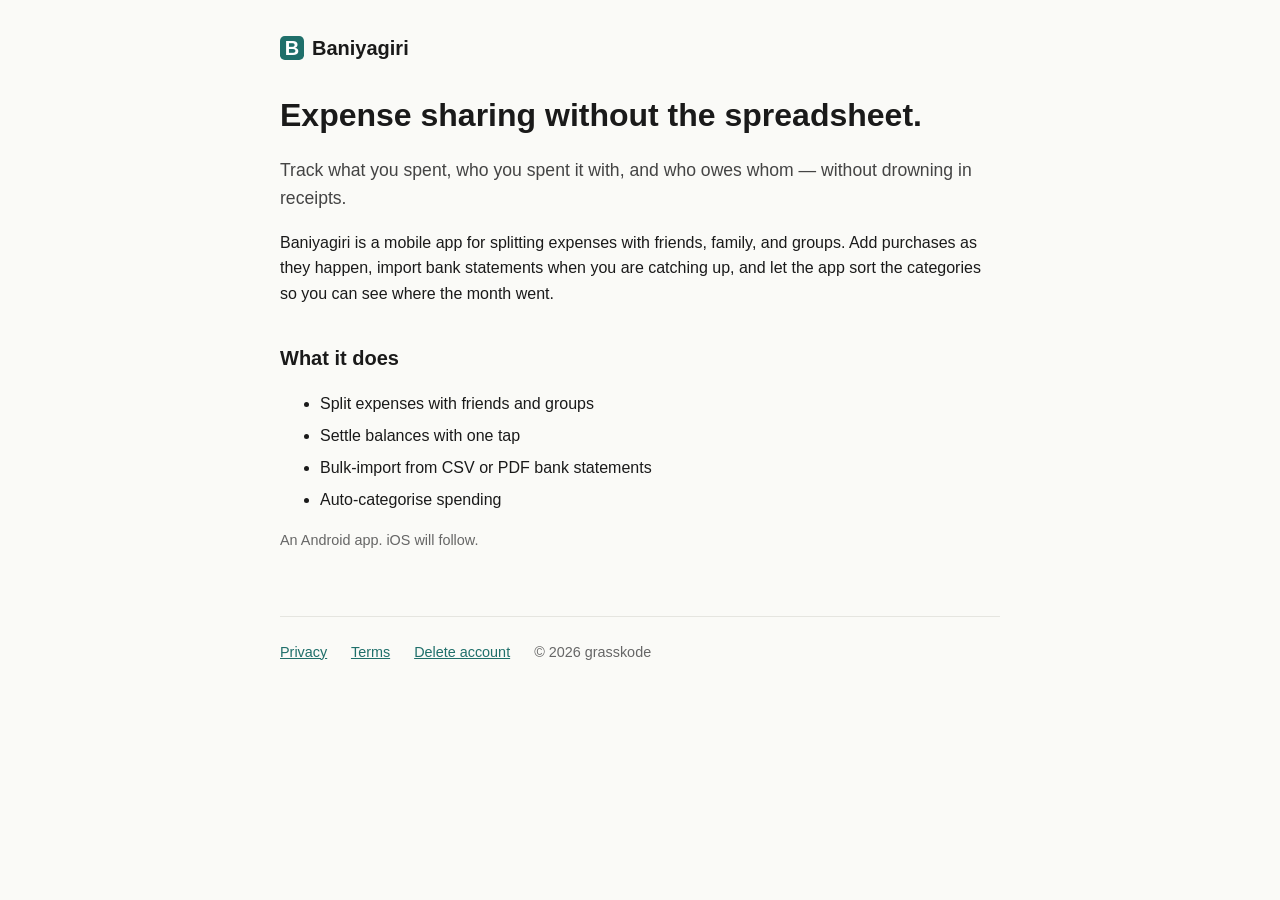
<file: index.html>
<!doctype html>
<html lang="en">
<head>
  <meta charset="utf-8">
  <meta name="viewport" content="width=device-width, initial-scale=1">
  <title>Baniyagiri — Expense sharing without the spreadsheet</title>
  <meta name="description" content="Track shared expenses with friends, settle up cleanly, and let the app categorise your spending.">
  <link rel="stylesheet" href="style.css">
</head>
<body>
  <header>
    <a class="brand" href="/"><span class="brand-mark">B</span>Baniyagiri</a>
  </header>
  <main>
    <h1>Expense sharing without the spreadsheet.</h1>
    <p class="lead">
      Track what you spent, who you spent it with, and who owes whom — without drowning in receipts.
    </p>
    <p>
      Baniyagiri is a mobile app for splitting expenses with friends, family, and groups.
      Add purchases as they happen, import bank statements when you are catching up, and
      let the app sort the categories so you can see where the month went.
    </p>
    <h2>What it does</h2>
    <ul>
      <li>Split expenses with friends and groups</li>
      <li>Settle balances with one tap</li>
      <li>Bulk-import from CSV or PDF bank statements</li>
      <li>Auto-categorise spending</li>
    </ul>
    <p class="muted">An Android app. iOS will follow.</p>
  </main>
  <footer>
    <a href="/privacy.html">Privacy</a>
    <a href="/terms.html">Terms</a>
    <a href="/account-deletion.html">Delete account</a>
    <span class="muted">© 2026 grasskode</span>
  </footer>
</body>
</html>
</file>
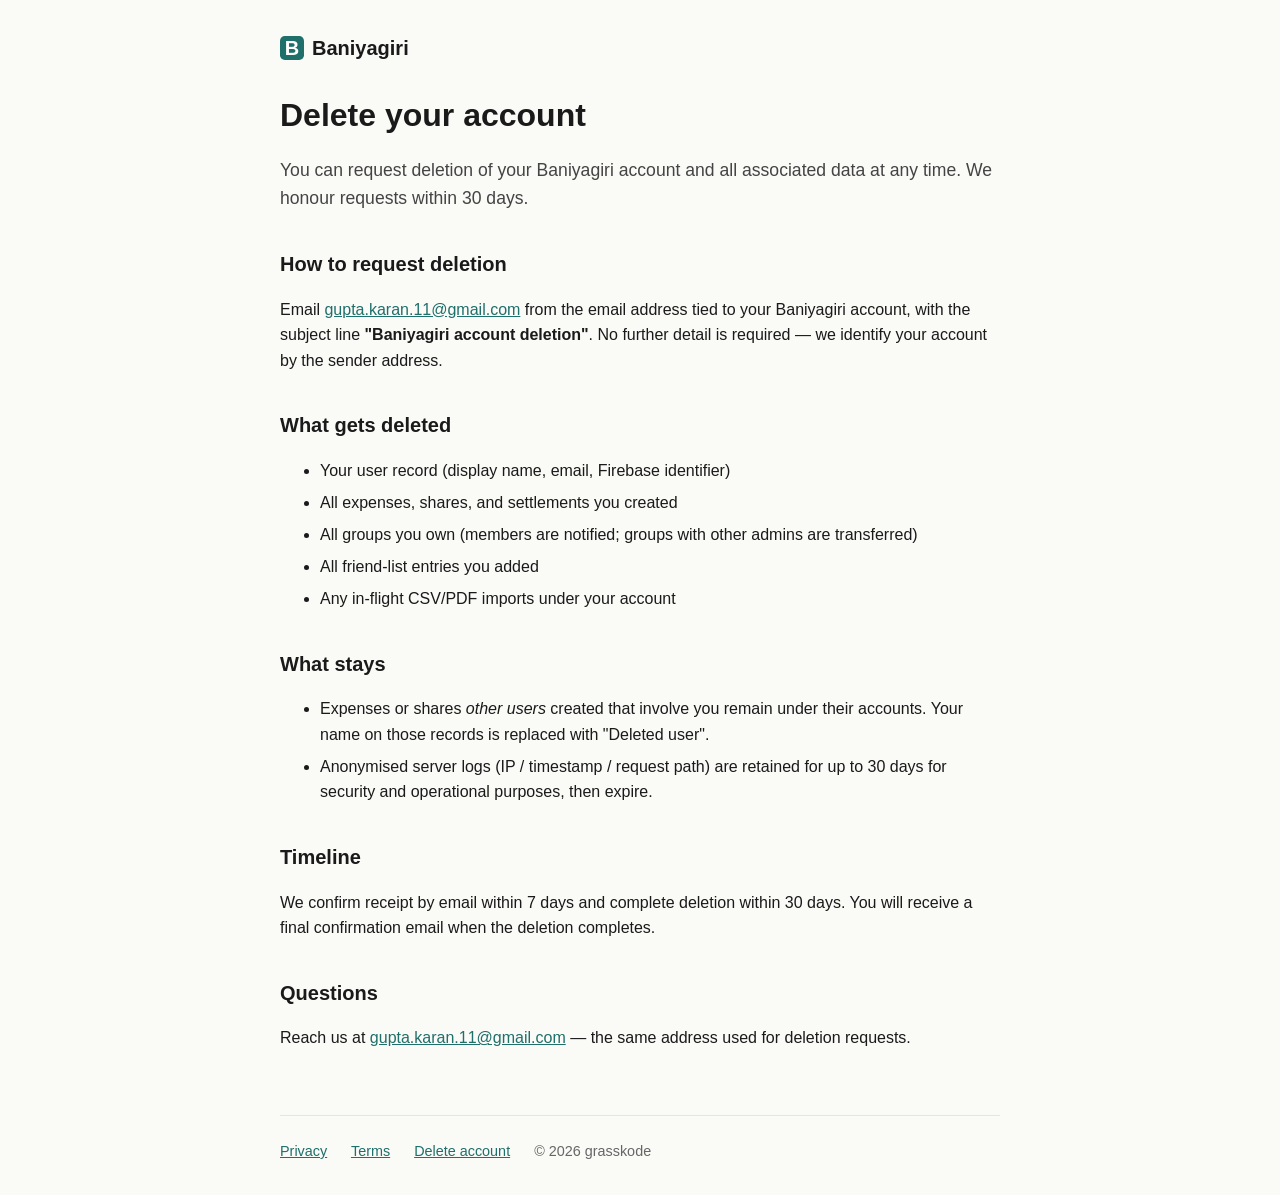
<file: account-deletion.html>
<!doctype html>
<html lang="en">
<head>
  <meta charset="utf-8">
  <meta name="viewport" content="width=device-width, initial-scale=1">
  <title>Account Deletion — Baniyagiri</title>
  <link rel="stylesheet" href="style.css">
</head>
<body>
  <header>
    <a class="brand" href="/"><span class="brand-mark">B</span>Baniyagiri</a>
  </header>
  <main>
    <h1>Delete your account</h1>
    <p class="lead">
      You can request deletion of your Baniyagiri account and all associated
      data at any time. We honour requests within 30 days.
    </p>

    <h2>How to request deletion</h2>
    <p>
      Email <a href="mailto:gupta.karan.11@gmail.com?subject=Baniyagiri%20account%20deletion">gupta.karan.11@gmail.com</a>
      from the email address tied to your Baniyagiri account, with the
      subject line <strong>"Baniyagiri account deletion"</strong>.
      No further detail is required &mdash; we identify your account by
      the sender address.
    </p>

    <h2>What gets deleted</h2>
    <ul>
      <li>Your user record (display name, email, Firebase identifier)</li>
      <li>All expenses, shares, and settlements you created</li>
      <li>All groups you own (members are notified; groups with other
        admins are transferred)</li>
      <li>All friend-list entries you added</li>
      <li>Any in-flight CSV/PDF imports under your account</li>
    </ul>

    <h2>What stays</h2>
    <ul>
      <li>Expenses or shares <em>other users</em> created that involve
        you remain under their accounts. Your name on those records is
        replaced with "Deleted user".</li>
      <li>Anonymised server logs (IP / timestamp / request path) are
        retained for up to 30 days for security and operational purposes,
        then expire.</li>
    </ul>

    <h2>Timeline</h2>
    <p>
      We confirm receipt by email within 7 days and complete deletion
      within 30 days. You will receive a final confirmation email when
      the deletion completes.
    </p>

    <h2>Questions</h2>
    <p>
      Reach us at
      <a href="mailto:gupta.karan.11@gmail.com">gupta.karan.11@gmail.com</a>
      &mdash; the same address used for deletion requests.
    </p>
  </main>
  <footer>
    <a href="/privacy.html">Privacy</a>
    <a href="/terms.html">Terms</a>
    <a href="/account-deletion.html">Delete account</a>
    <span class="muted">© 2026 grasskode</span>
  </footer>
</body>
</html>
</file>
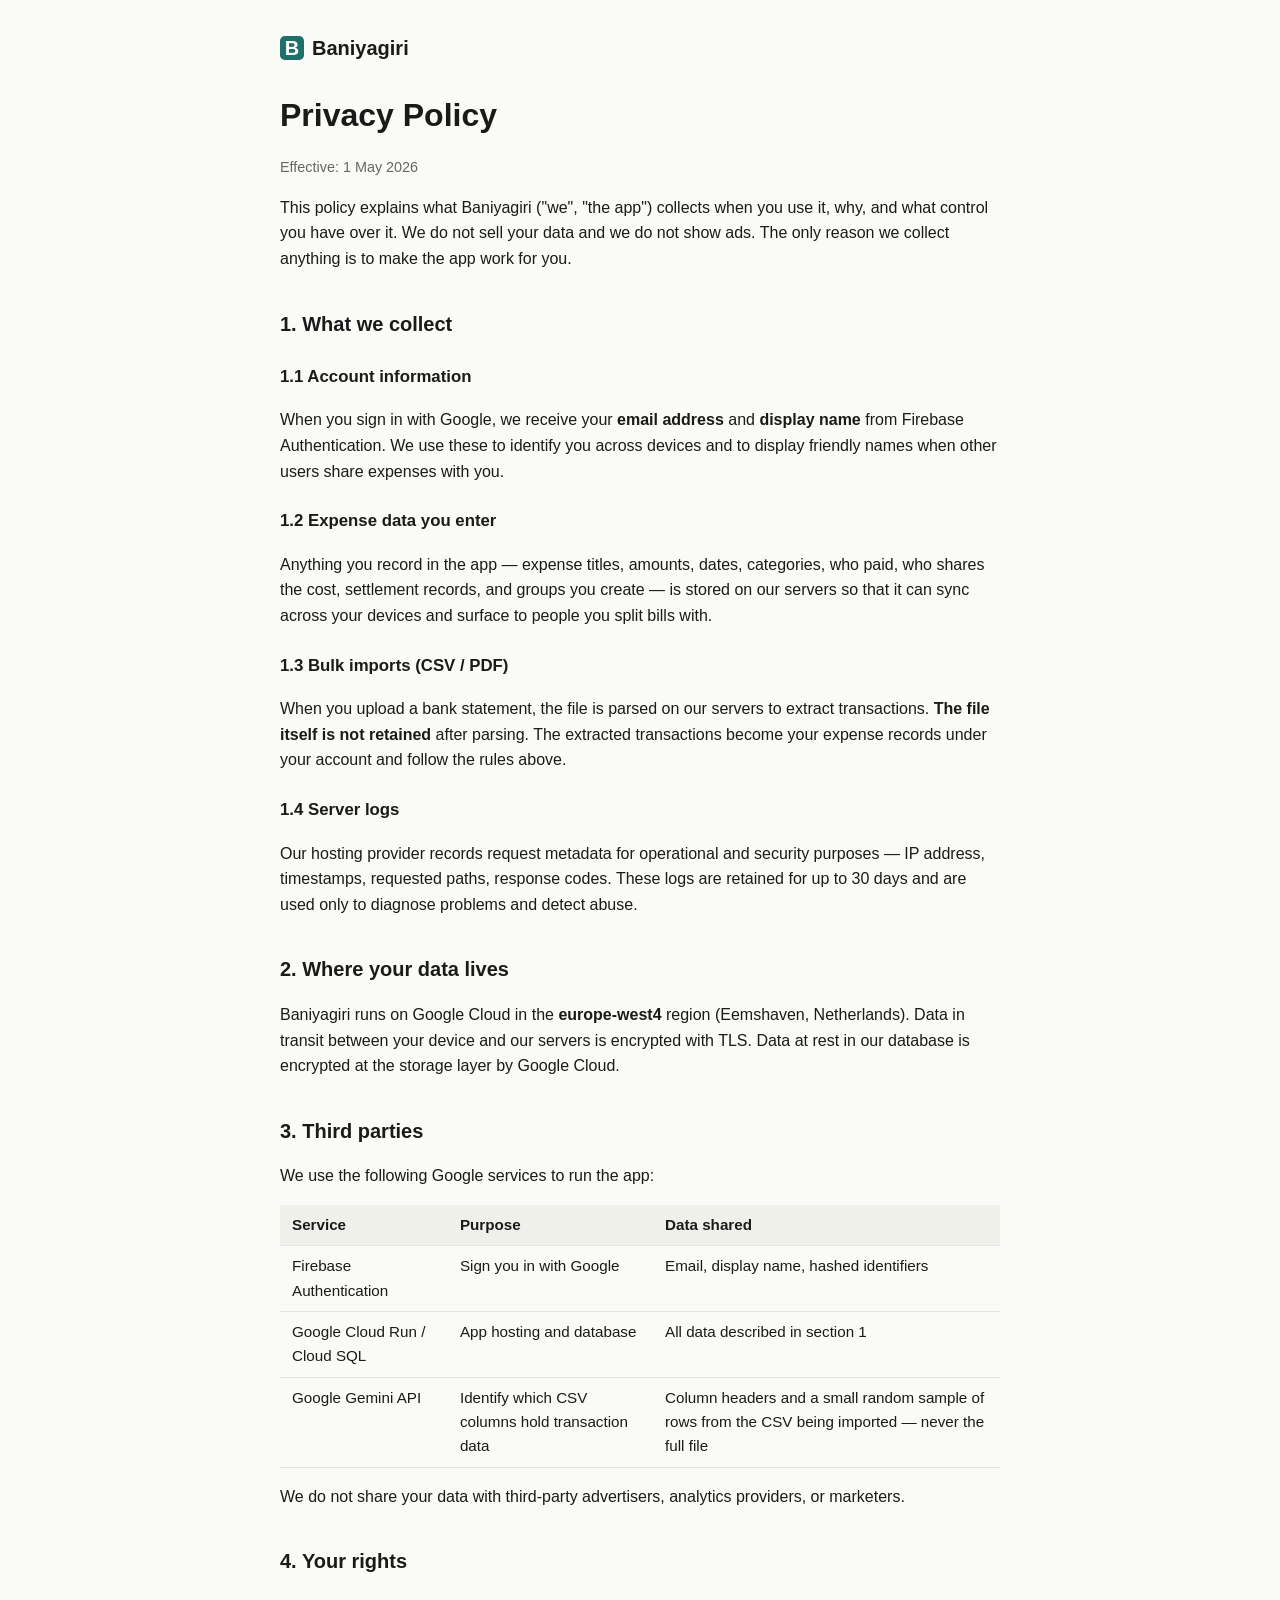
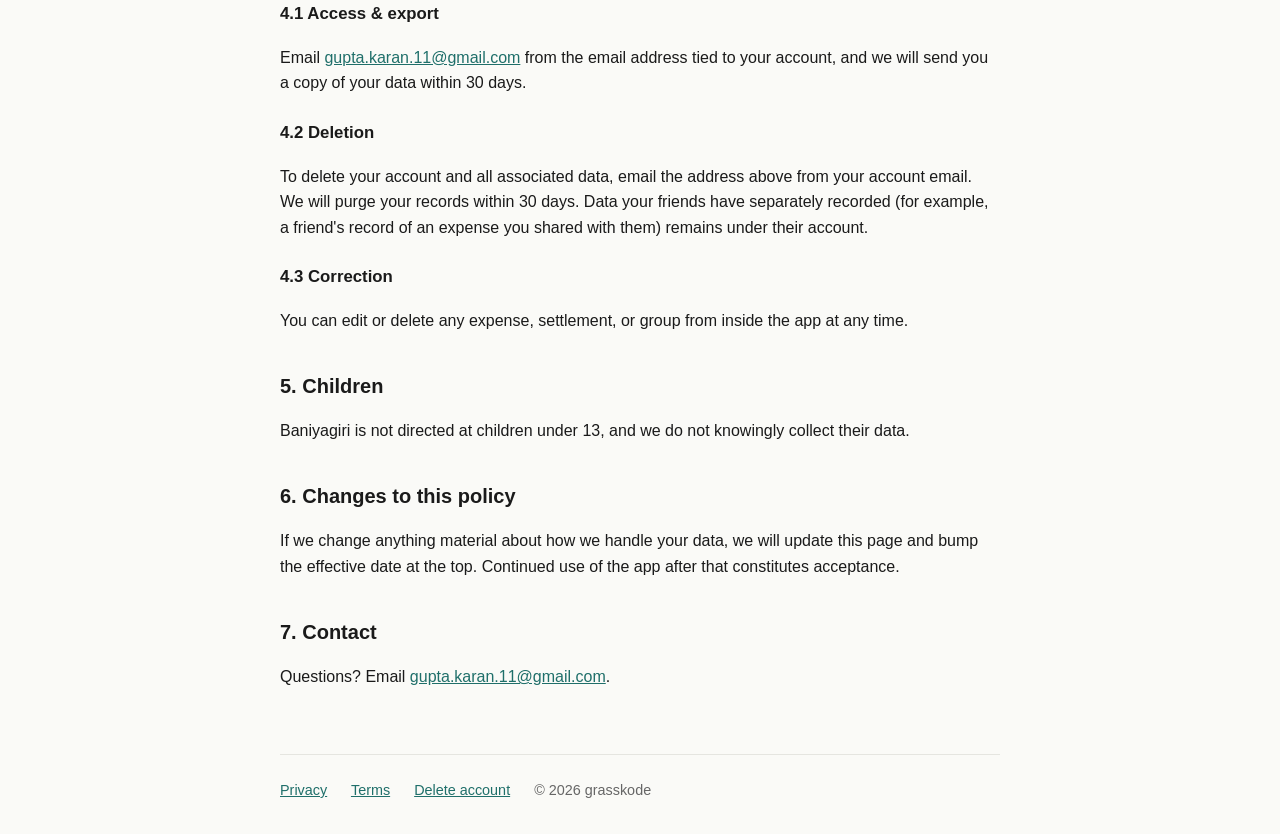
<file: privacy.html>
<!doctype html>
<html lang="en">
<head>
  <meta charset="utf-8">
  <meta name="viewport" content="width=device-width, initial-scale=1">
  <title>Privacy Policy — Baniyagiri</title>
  <link rel="stylesheet" href="style.css">
</head>
<body>
  <header>
    <a class="brand" href="/"><span class="brand-mark">B</span>Baniyagiri</a>
  </header>
  <main>
    <h1>Privacy Policy</h1>
    <p class="muted">Effective: 1 May 2026</p>

    <p>
      This policy explains what Baniyagiri ("we", "the app") collects when
      you use it, why, and what control you have over it. We do not sell
      your data and we do not show ads. The only reason we collect anything
      is to make the app work for you.
    </p>

    <h2>1. What we collect</h2>

    <h3>1.1 Account information</h3>
    <p>
      When you sign in with Google, we receive your <strong>email address</strong>
      and <strong>display name</strong> from Firebase Authentication.
      We use these to identify you across devices and to display friendly
      names when other users share expenses with you.
    </p>

    <h3>1.2 Expense data you enter</h3>
    <p>
      Anything you record in the app — expense titles, amounts, dates,
      categories, who paid, who shares the cost, settlement records, and
      groups you create — is stored on our servers so that it can sync
      across your devices and surface to people you split bills with.
    </p>

    <h3>1.3 Bulk imports (CSV / PDF)</h3>
    <p>
      When you upload a bank statement, the file is parsed on our servers
      to extract transactions. <strong>The file itself is not retained</strong>
      after parsing. The extracted transactions become your expense records
      under your account and follow the rules above.
    </p>

    <h3>1.4 Server logs</h3>
    <p>
      Our hosting provider records request metadata for operational and
      security purposes — IP address, timestamps, requested paths,
      response codes. These logs are retained for up to 30 days and are
      used only to diagnose problems and detect abuse.
    </p>

    <h2>2. Where your data lives</h2>
    <p>
      Baniyagiri runs on Google Cloud in the <strong>europe-west4</strong>
      region (Eemshaven, Netherlands). Data in transit between your device
      and our servers is encrypted with TLS. Data at rest in our database
      is encrypted at the storage layer by Google Cloud.
    </p>

    <h2>3. Third parties</h2>
    <p>We use the following Google services to run the app:</p>
    <table>
      <thead>
        <tr><th>Service</th><th>Purpose</th><th>Data shared</th></tr>
      </thead>
      <tbody>
        <tr>
          <td>Firebase Authentication</td>
          <td>Sign you in with Google</td>
          <td>Email, display name, hashed identifiers</td>
        </tr>
        <tr>
          <td>Google Cloud Run / Cloud SQL</td>
          <td>App hosting and database</td>
          <td>All data described in section 1</td>
        </tr>
        <tr>
          <td>Google Gemini API</td>
          <td>Identify which CSV columns hold transaction data</td>
          <td>Column headers and a small random sample of rows from
            the CSV being imported &mdash; never the full file</td>
        </tr>
      </tbody>
    </table>
    <p>
      We do not share your data with third-party advertisers, analytics
      providers, or marketers.
    </p>

    <h2>4. Your rights</h2>

    <h3>4.1 Access &amp; export</h3>
    <p>
      Email <a href="mailto:gupta.karan.11@gmail.com">gupta.karan.11@gmail.com</a>
      from the email address tied to your account, and we will send you a
      copy of your data within 30 days.
    </p>

    <h3>4.2 Deletion</h3>
    <p>
      To delete your account and all associated data, email the address
      above from your account email. We will purge your records within
      30 days. Data your friends have separately recorded (for example,
      a friend's record of an expense you shared with them) remains under
      their account.
    </p>

    <h3>4.3 Correction</h3>
    <p>
      You can edit or delete any expense, settlement, or group from inside
      the app at any time.
    </p>

    <h2>5. Children</h2>
    <p>
      Baniyagiri is not directed at children under 13, and we do not
      knowingly collect their data.
    </p>

    <h2>6. Changes to this policy</h2>
    <p>
      If we change anything material about how we handle your data, we
      will update this page and bump the effective date at the top.
      Continued use of the app after that constitutes acceptance.
    </p>

    <h2>7. Contact</h2>
    <p>
      Questions? Email
      <a href="mailto:gupta.karan.11@gmail.com">gupta.karan.11@gmail.com</a>.
    </p>
  </main>
  <footer>
    <a href="/privacy.html">Privacy</a>
    <a href="/terms.html">Terms</a>
    <a href="/account-deletion.html">Delete account</a>
    <span class="muted">© 2026 grasskode</span>
  </footer>
</body>
</html>
</file>
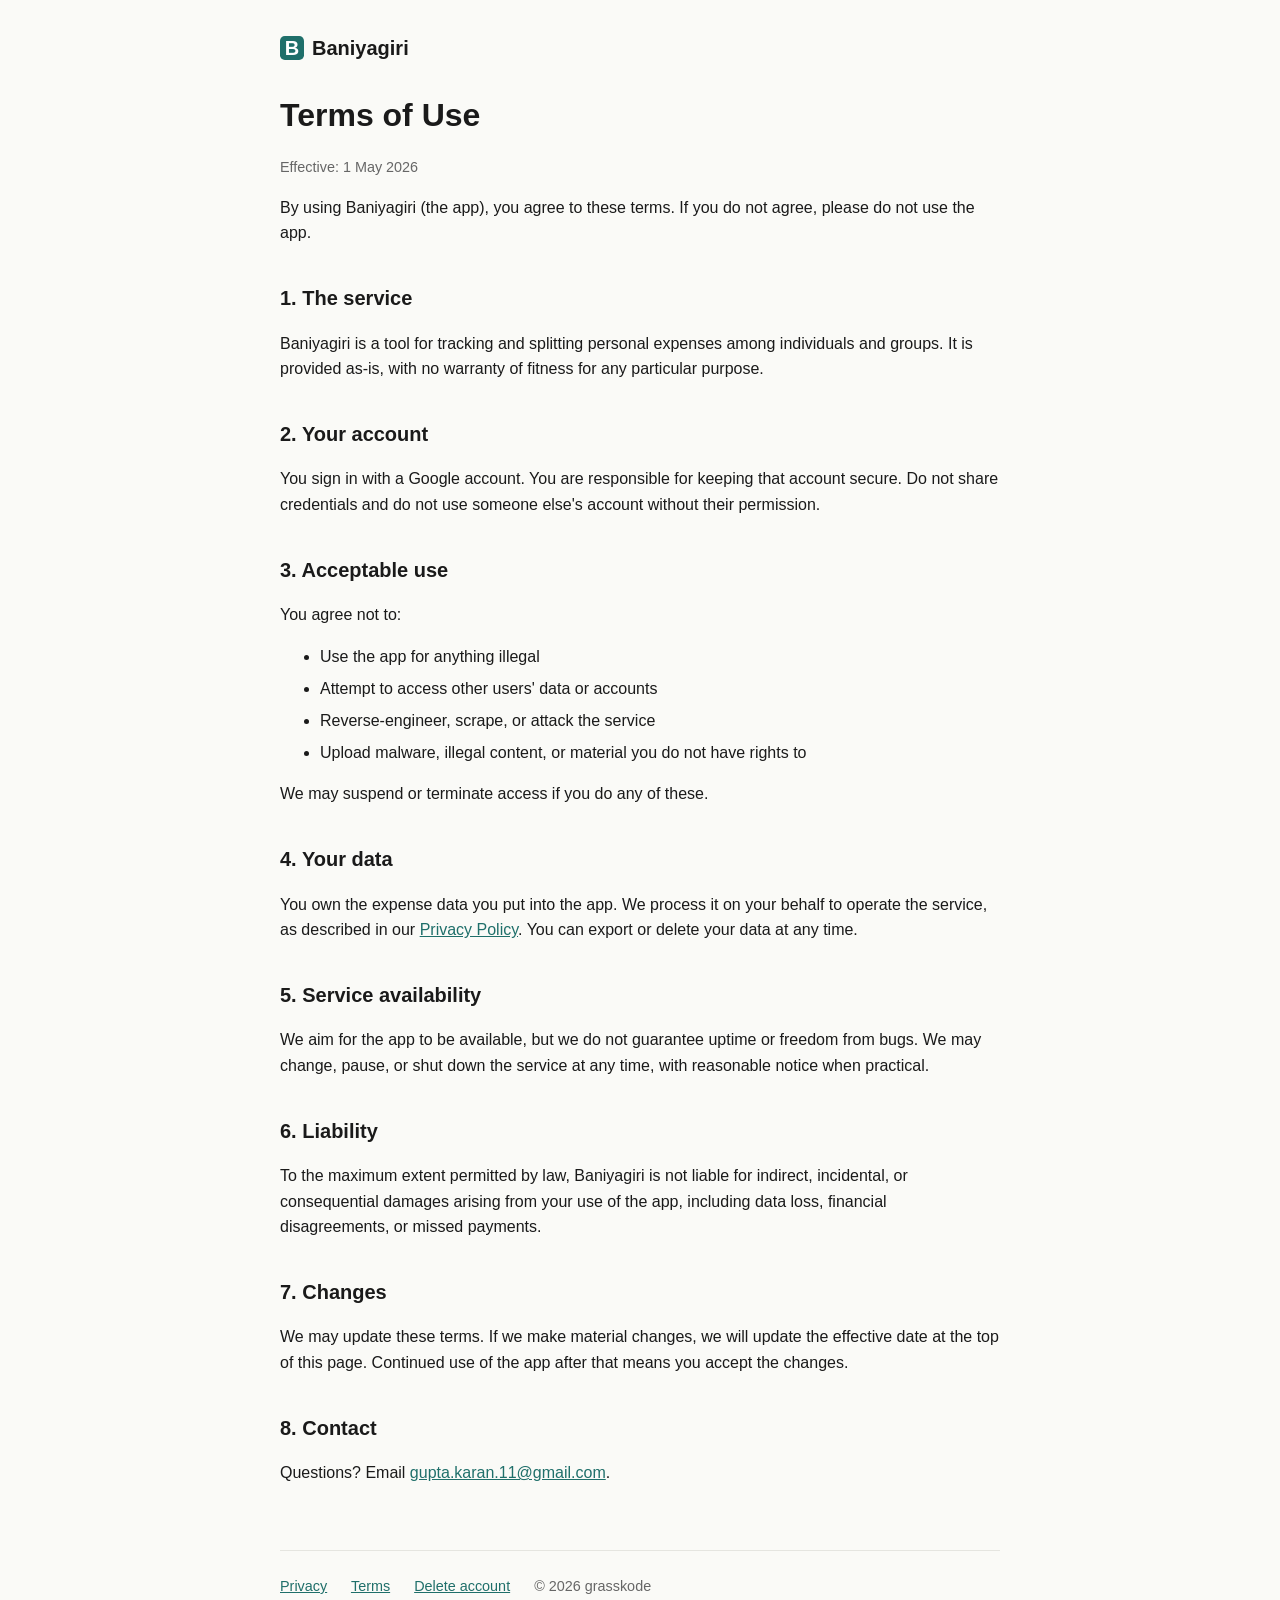
<file: terms.html>
<!doctype html>
<html lang="en">
<head>
  <meta charset="utf-8">
  <meta name="viewport" content="width=device-width, initial-scale=1">
  <title>Terms of Use — Baniyagiri</title>
  <link rel="stylesheet" href="style.css">
</head>
<body>
  <header>
    <a class="brand" href="/"><span class="brand-mark">B</span>Baniyagiri</a>
  </header>
  <main>
    <h1>Terms of Use</h1>
    <p class="muted">Effective: 1 May 2026</p>

    <p>
      By using Baniyagiri (the app), you agree to these terms. If you do
      not agree, please do not use the app.
    </p>

    <h2>1. The service</h2>
    <p>
      Baniyagiri is a tool for tracking and splitting personal expenses
      among individuals and groups. It is provided as-is, with no warranty
      of fitness for any particular purpose.
    </p>

    <h2>2. Your account</h2>
    <p>
      You sign in with a Google account. You are responsible for keeping
      that account secure. Do not share credentials and do not use someone
      else's account without their permission.
    </p>

    <h2>3. Acceptable use</h2>
    <p>You agree not to:</p>
    <ul>
      <li>Use the app for anything illegal</li>
      <li>Attempt to access other users' data or accounts</li>
      <li>Reverse-engineer, scrape, or attack the service</li>
      <li>Upload malware, illegal content, or material you do not have rights to</li>
    </ul>
    <p>We may suspend or terminate access if you do any of these.</p>

    <h2>4. Your data</h2>
    <p>
      You own the expense data you put into the app. We process it on your
      behalf to operate the service, as described in our
      <a href="/privacy.html">Privacy Policy</a>. You can export or delete
      your data at any time.
    </p>

    <h2>5. Service availability</h2>
    <p>
      We aim for the app to be available, but we do not guarantee uptime
      or freedom from bugs. We may change, pause, or shut down the service
      at any time, with reasonable notice when practical.
    </p>

    <h2>6. Liability</h2>
    <p>
      To the maximum extent permitted by law, Baniyagiri is not liable for
      indirect, incidental, or consequential damages arising from your use
      of the app, including data loss, financial disagreements, or missed
      payments.
    </p>

    <h2>7. Changes</h2>
    <p>
      We may update these terms. If we make material changes, we will
      update the effective date at the top of this page. Continued use of
      the app after that means you accept the changes.
    </p>

    <h2>8. Contact</h2>
    <p>
      Questions? Email
      <a href="mailto:gupta.karan.11@gmail.com">gupta.karan.11@gmail.com</a>.
    </p>
  </main>
  <footer>
    <a href="/privacy.html">Privacy</a>
    <a href="/terms.html">Terms</a>
    <a href="/account-deletion.html">Delete account</a>
    <span class="muted">© 2026 grasskode</span>
  </footer>
</body>
</html>
</file>
<file: style.css>
*, *::before, *::after { box-sizing: border-box; }

html {
  font-family: -apple-system, BlinkMacSystemFont, "Segoe UI", Roboto, sans-serif;
  line-height: 1.6;
  color: #1a1a1a;
  background: #fafaf7;
  -webkit-text-size-adjust: 100%;
}

body { margin: 0; padding: 2rem 1.25rem; }

main, header, footer {
  max-width: 720px;
  margin: 0 auto;
}

header { padding-bottom: 1.5rem; }

.brand {
  display: inline-flex;
  align-items: center;
  gap: 0.5rem;
  font-size: 1.25rem;
  font-weight: 600;
  text-decoration: none;
  color: #1a1a1a;
}

.brand-mark {
  display: inline-block;
  width: 1.5rem;
  height: 1.5rem;
  background: #1f6f6a;
  color: white;
  border-radius: 0.3rem;
  text-align: center;
  line-height: 1.5rem;
  font-weight: 700;
}

h1 { font-size: 2rem; line-height: 1.2; margin-top: 0.5rem; }
h2 { font-size: 1.25rem; margin-top: 2.25rem; }
h3 { font-size: 1.05rem; margin-top: 1.5rem; }

p, li { font-size: 1rem; }
li { margin-bottom: 0.4rem; }

a { color: #1f6f6a; }
a:hover { color: #134641; }

.lead { font-size: 1.1rem; color: #444; }
.muted { color: #666; font-size: 0.9rem; }

footer {
  border-top: 1px solid #e5e5e0;
  margin-top: 4rem;
  padding-top: 1.5rem;
  font-size: 0.9rem;
  color: #666;
}
footer a { margin-right: 1.25rem; }

table {
  width: 100%;
  border-collapse: collapse;
  margin: 1rem 0;
  font-size: 0.95rem;
}
th, td {
  text-align: left;
  padding: 0.5rem 0.75rem;
  border-bottom: 1px solid #e5e5e0;
  vertical-align: top;
}
th { background: #f0f0eb; }
</file>
